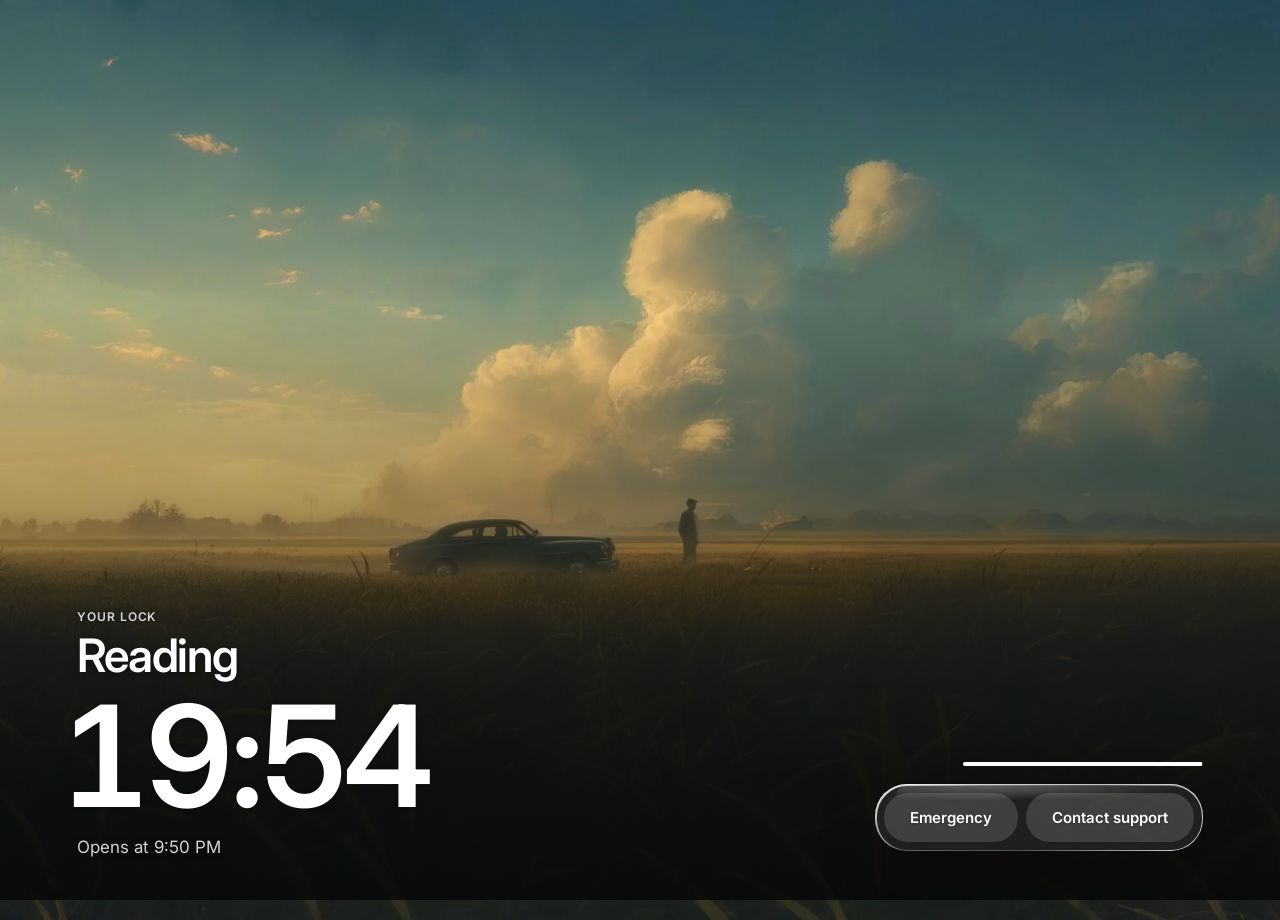
<file: lockscreen/index.html>
<!doctype html>
<html lang="en">
<head>
<meta charset="utf-8">
<meta http-equiv="Content-Security-Policy" content="default-src 'none'; script-src 'self'; style-src 'self'; font-src 'self'; img-src 'self' data:; media-src https:">
<title>Mast</title>
<link rel="stylesheet" href="fonts.css">
<link rel="stylesheet" href="glass.css">
<link rel="stylesheet" href="cover.css?v=1793015375">
</head>
<body>
<!-- The lens behind liquid glass (glass.css): the middle almost still, the edges bent. -->
<svg width="0" height="0" style="position:absolute" aria-hidden="true">
  <filter id="lens" x="0" y="0" width="100%" height="100%" color-interpolation-filters="sRGB" primitiveUnits="objectBoundingBox">
    <feImage x="0" y="0" width="1" height="1" preserveAspectRatio="none" result="map" href="data:image/svg+xml;utf8,%3Csvg xmlns='http://www.w3.org/2000/svg' viewBox='0 0 100 100' preserveAspectRatio='none'%3E%3Cdefs%3E%3ClinearGradient id='r' x1='0' x2='1'%3E%3Cstop offset='0' stop-color='%23000'/%3E%3Cstop offset='1' stop-color='%23f00'/%3E%3C/linearGradient%3E%3ClinearGradient id='g' y1='0' y2='1' x1='0' x2='0'%3E%3Cstop offset='0' stop-color='%23000'/%3E%3Cstop offset='1' stop-color='%230f0'/%3E%3C/linearGradient%3E%3Cfilter id='b'%3E%3CfeGaussianBlur stdDeviation='5'/%3E%3C/filter%3E%3C/defs%3E%3Crect width='100' height='100' fill='url(%23r)'/%3E%3Crect width='100' height='100' fill='url(%23g)' style='mix-blend-mode:screen'/%3E%3Crect x='8' y='8' width='84' height='84' rx='18' fill='%23808000' filter='url(%23b)'/%3E%3C/svg%3E"/>
    <feDisplacementMap in="SourceGraphic" in2="map" scale="0.055" xChannelSelector="R" yChannelSelector="G"/>
  </filter>
</svg>
<div class="wall drift"></div>
<div class="shade"></div>
<!-- The picture, sharp and drifting slowly; what's happening at the bottom left; the time draining and the ways out at the bottom right. -->
<main class="cover" role="alertdialog" aria-labelledby="c-title" aria-describedby="c-detail">
  <!-- The day's verse; while the phone recites, the verse being recited, each new one rising into view. -->
  <figure class="verse lg deep" id="c-verse" hidden>
    <div class="reel" id="c-reel"></div>
  </figure>

  <section class="card">
    <p class="eyebrow" id="c-label"></p>
    <h1 id="c-title"></h1>
    <p class="big" id="c-time" role="timer"></p>
    <p class="detail" id="c-detail"></p>
    <p class="foot" id="c-foot"></p>
    <!-- Kept for the code that fills them; this look draws the time left as the line on the right. -->
    <div class="tube big-tube" id="c-tube" hidden><div class="liquid" id="c-liquid"></div></div>
    <div class="bookmark" id="c-bookmark" hidden><img src="img/bookmark.png" alt=""></div>
  </section>

  <aside class="side">
    <!-- Ask friends: scan with the phone, Messages opens with the link ready. -->
    <div class="panel lg deep" id="c-asked" hidden>
      <div>
        <p class="confirm-q" id="c-asked-q">Asked your friends</p>
        <p class="confirm-note" id="c-ask-note"></p>
      </div>
    </div>
    <!-- Contact support: how long, why, and anything that shows it. A yes opens 5 minutes later. -->
    <div class="panel lg deep support" id="c-support-panel" hidden>
      <form id="c-support-form">
        <p class="confirm-q">How long do you need?</p>
        <div class="support-mins" id="c-support-mins" role="radiogroup" aria-label="Minutes">
          <button type="button" class="glass-button" data-m="5">5 min</button>
          <button type="button" class="glass-button" data-m="10">10 min</button>
          <button type="button" class="glass-button" data-m="15">15 min</button>
          <button type="button" class="glass-button" data-m="30">30 min</button>
        </div>
        <textarea id="c-support-reason" maxlength="280" rows="2" placeholder="Why do you need out?"></textarea>
        <textarea id="c-support-evidence" maxlength="1000" rows="2" placeholder="Anything that shows it (optional)"></textarea>
        <div class="confirm-row">
          <button class="glass-button" id="c-support-cancel" type="button">Cancel</button>
          <button class="glass-button primary" id="c-support-send" type="submit">Send to support</button>
        </div>
      </form>
      <p class="confirm-note" id="c-support-note"></p>
    </div>
    <!-- The week's one emergency: asked twice, because it might really be needed later. -->
    <div class="panel lg deep confirm" id="c-confirm" role="group" aria-labelledby="c-confirm-q" hidden>
      <p class="confirm-q" id="c-confirm-q">Are you sure you want to use it now?</p>
      <p class="confirm-note">You get one a week. You might actually need it later.</p>
      <div class="confirm-row">
        <button class="glass-button primary" id="c-keep" type="button">Keep the lock</button>
        <button class="glass-button" id="c-use" type="button">Use it now</button>
      </div>
    </div>
    <!-- The time left, as a line that drains. -->
    <div class="drain" id="c-drain" hidden><i id="c-drain-fill"></i></div>
    <nav class="dock lg" id="c-dock">
      <button class="glass-button primary" id="c-ask" type="button" hidden>Ask friends</button>
      <button class="glass-button" id="c-needed" type="button" hidden>Needed for this task</button>
      <button class="glass-button" id="c-more" type="button" hidden>Five more minutes</button>
      <button class="glass-button" id="c-limits" type="button" hidden>Change limits</button>
      <button class="glass-button" id="c-emergency" type="button" hidden>Emergency</button>
      <button class="glass-button" id="c-support" type="button" hidden>Contact support</button>
      <button class="glass-button primary" id="c-end-preview" type="button" hidden>End preview</button>
    </nav>
  </aside>
</main>
<script src="clock-830.js?v=1793015375"></script>
<script src="cover.js?v=1793015375"></script>
</body>
</html>
</file>
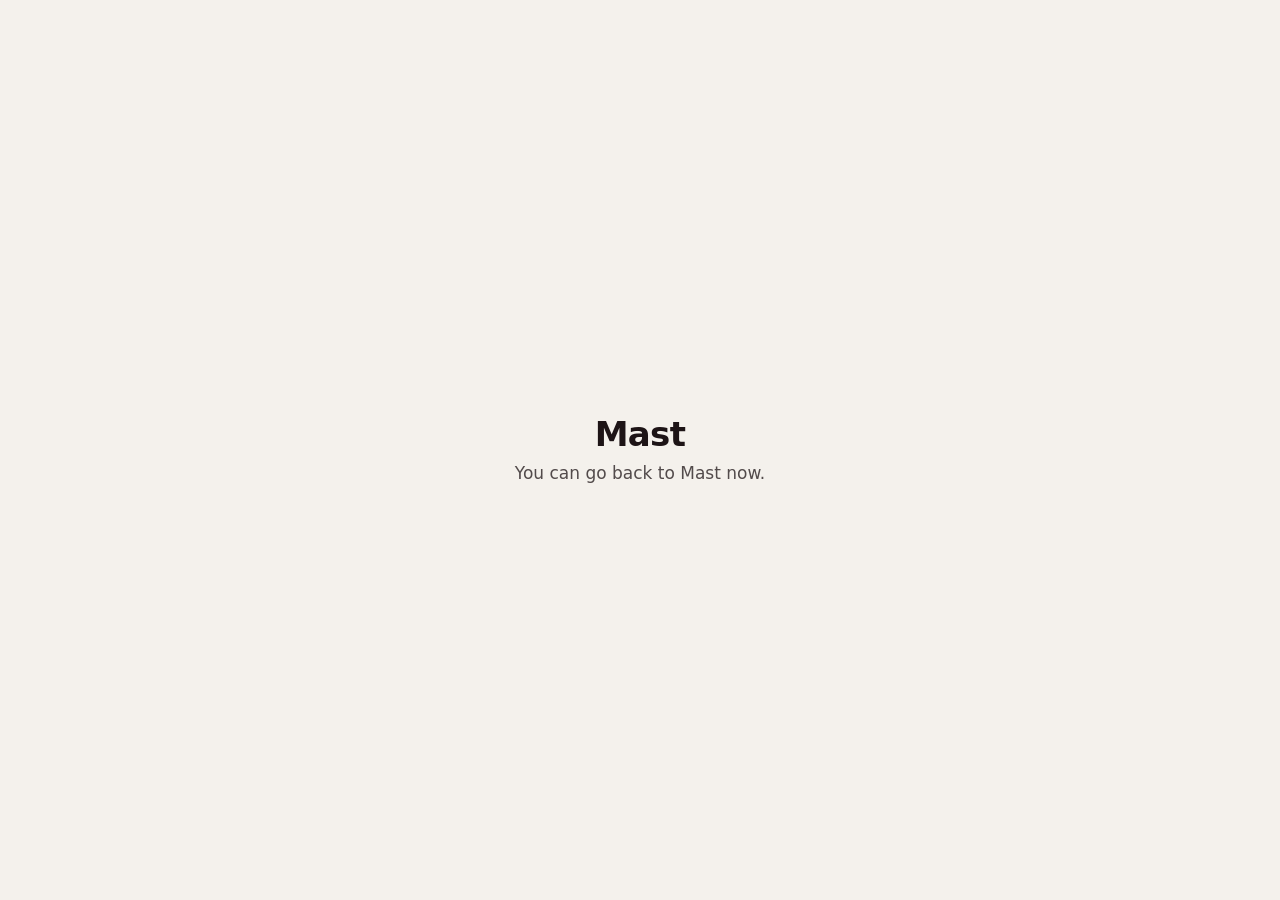
<file: paid.html>
<!doctype html>
<html lang="en">
<head>
<meta charset="utf-8" />
<meta name="viewport" content="width=device-width, initial-scale=1" />
<meta name="robots" content="noindex" />
<title>Mast</title>
<link rel="icon" href="img/favicon.png?v=horseman">
<style>
  :root { color-scheme: light dark; }
  body { margin: 0; min-height: 100vh; display: grid; place-items: center; font: 17px/1.4 -apple-system, 'SF Pro Text', system-ui, sans-serif; background: #f4f1ec; color: #1d1416; }
  @media (prefers-color-scheme: dark) { body { background: #141414; color: #fff; } a { color: #fff; } }
  main { text-align: center; padding: 24px; max-width: 420px; }
  h1 { margin: 0 0 8px; font: 600 34px -apple-system, 'SF Pro Display', system-ui, sans-serif; letter-spacing: -0.02em; }
  p { margin: 0; opacity: .75; }
  a { display: none; margin-top: 18px; font-weight: 600; color: #1d1416; }
</style>
</head>
<body>
<main>
  <h1 id="title">Mast</h1>
  <p id="msg">One moment…</p>
  <a id="open" href="kushu://">Open Mast</a>
</main>
<script>
  // Stripe comes back here: after paying (?session=…), or from cancelling or
  // managing it (?back=1). Mast on the phone and computer checks again as it opens.
  var SUPABASE_URL = 'https://qnuezqnbcloksugbxbcb.supabase.co';
  var SUPABASE_ANON_KEY =
    'eyJhbGciOiJIUzI1NiIsInR5cCI6IkpXVCJ9.eyJpc3MiOiJzdXBhYmFzZSIsInJlZiI6InFudWV6cW5iY2xva3N1Z2J4YmNiIiwicm9sZSI6ImFub24iLCJpYXQiOjE3OTA2NDczNzgsImV4cCI6MjEwNjIyMzM3OH0.FHhOTaIbfsue2TFkZ0mn-hBa-6esMuVYZPjCST4i4ig';
  var title = document.getElementById('title');
  var msg = document.getElementById('msg');
  var phone = /iPhone|iPad|Android/i.test(navigator.userAgent);
  function done(t, m) {
    title.textContent = t;
    msg.textContent = m;
    if (phone) document.getElementById('open').style.display = 'inline-block';
  }
  var session = new URLSearchParams(location.search).get('session');
  if (!session) {
    done('Mast', 'You can go back to Mast now.');
  } else {
    fetch(SUPABASE_URL + '/functions/v1/billing', {
      method: 'POST',
      headers: { apikey: SUPABASE_ANON_KEY, 'content-type': 'application/json' },
      body: JSON.stringify({ action: 'paid', session: session }),
    })
      .then(function (r) { return r.json(); })
      .then(function (r) {
        if (r.access && (r.access.state === 'paid' || r.access.state === 'free')) done('You’re in.', 'Go back to Mast on your phone or computer.');
        else done('Almost there', 'Stripe is still finishing your payment. Go back to Mast in a minute.');
      })
      .catch(function () { done('You’re in.', 'Go back to Mast on your phone or computer.'); });
  }
</script>
</body>
</html>
</file>
<file: lockscreen/fonts.css>
/* Bundled, so nothing is fetched at prayer time. Both fonts are under the SIL OFL (see fonts/). */

@font-face {
  font-family: 'Figtree';
  src: url('fonts/Figtree_400Regular.ttf') format('truetype');
  font-weight: 400;
}
@font-face {
  font-family: 'Figtree';
  src: url('fonts/Figtree_500Medium.ttf') format('truetype');
  font-weight: 500;
}
@font-face {
  font-family: 'Figtree';
  src: url('fonts/Figtree_600SemiBold.ttf') format('truetype');
  font-weight: 600;
}
@font-face {
  font-family: 'Figtree';
  src: url('fonts/Figtree_700Bold.ttf') format('truetype');
  font-weight: 700;
}
@font-face {
  font-family: 'Amiri Quran';
  src: url('fonts/AmiriQuran-Regular.ttf') format('truetype');
}

/* Kushu's stone palette, the same values as the phone app. */
:root {
  --card: #D9D4D3;
  --ground: #CEC9C8;
  --pill: #E4E0E0;
  --line: #D2CCCC;
  --ink: #282828;
  --ink-2: #4A4445;
  --muted: #5F5859;
  --dark: #282828;
  --dark-2: #303030;
  --dark-3: #3A3A3A;
  --on-dark: #F2EFEE;
  --on-dark-2: #D9D4D3;
  --on-dark-muted: #A6A0A1;
}
</file>
<file: lockscreen/glass.css>
/*
 * Kushu's look, shared by every window: the painting behind, liquid glass
 * on top, oxblood for what matters. Designed in docs/redesign/glass-v2.
 *
 * Liquid glass is nearly clear, a lens more than a frost: what's behind is
 * only lightly blurred and brightened, a bright rim catches the light at the
 * edges, and a soft highlight sits across the top.
 */

@font-face {
  font-family: 'Inter';
  src: url('fonts/Inter-Variable.ttf') format('truetype');
  font-weight: 100 900;
}

:root {
  /* What you press, and the breath of colour in the glass: the picture's own (blossom here, field below). */
  --oxblood: #6E1A24;
  --oxblood-deep: #4A0F17;
  --oxblood-light: #9B3340;
  --liquid-top: #B7505C;
  --tint: rgba(40, 16, 20, 0.22);
  --tint-strong: rgba(110, 26, 36, 0.58);
  --dot: #FF8A7A;
  --pill-body: rgba(60, 40, 42, 0.42);
  --wall: url('img/wall-blossom.webp');
  --wall-pos: center 38%;
  --cream: #F4EADB;
  --glass-ink: #FFFFFF;
  --glass-soft: rgba(255, 255, 255, 0.8);
  --milk-ink: #1D1416;
  --milk-soft: rgba(29, 20, 22, 0.6);
  /* Apple's own face on a Mac; Inter, its open cousin, everywhere else. */
  --display: -apple-system, 'SF Pro Display', 'Inter', system-ui, sans-serif;
  --text: -apple-system, 'SF Pro Text', 'Inter', system-ui, sans-serif;
}

/* The field: sea-teal from its sky, in place of the blossom's oxblood. */
:root[data-scene="field"] {
  --oxblood: #2F5A56;
  --oxblood-deep: #1F3E3B;
  --oxblood-light: #4E7F79;
  --liquid-top: #6FA39B;
  --tint: rgba(16, 30, 28, 0.24);
  --tint-strong: rgba(36, 70, 66, 0.6);
  --dot: #9FD3C7;
  --pill-body: rgba(34, 52, 50, 0.44);
  --wall: url('img/wall-field.webp');
  --wall-pos: center 62%;
}
:root[data-scene="field"] .bookmark img, :root[data-scene="field"] img.bookmark-img { content: url('img/bookmark-teal.png'); }

/* The picture, behind everything. */
.wall { position: fixed; inset: 0; z-index: -1; background: #2b2a29 var(--wall) var(--wall-pos) / cover no-repeat; }
.wall.blur { filter: blur(30px) saturate(115%); transform: scale(1.12); }
.wall.blur::after { content: ''; position: absolute; inset: 0; background: rgba(40, 10, 14, 0.22); }

.lg {
  position: relative;
  isolation: isolate;
  border-radius: 32px;
  color: var(--glass-ink);
  background: rgba(255, 255, 255, 0.08);
  -webkit-backdrop-filter: url(#lens) blur(2px) saturate(150%) brightness(1.08);
  backdrop-filter: url(#lens) blur(2px) saturate(150%) brightness(1.08);
  box-shadow: 0 24px 60px rgba(20, 5, 8, 0.28), 0 2px 8px rgba(20, 5, 8, 0.12),
              inset 0 0 0 1px rgba(255, 255, 255, 0.18), inset 0 1px 1px rgba(255, 255, 255, 0.65);
  text-shadow: 0 1px 3px rgba(0, 0, 0, 0.28);
}
.lg::before {
  content: ''; position: absolute; inset: 0; border-radius: inherit; padding: 1.5px; pointer-events: none; z-index: 1;
  background: linear-gradient(140deg, rgba(255,255,255,0.95), rgba(255,255,255,0.15) 28%, rgba(255,255,255,0.05) 55%, rgba(255,255,255,0.55) 85%, rgba(255,255,255,0.9));
  -webkit-mask: linear-gradient(#000 0 0) content-box, linear-gradient(#000 0 0);
  -webkit-mask-composite: xor; mask-composite: exclude;
}
.lg::after {
  content: ''; position: absolute; left: 6%; right: 6%; top: 0; height: 45%; border-radius: inherit; pointer-events: none; z-index: 0;
  background: radial-gradient(120% 90% at 30% 0%, rgba(255,255,255,0.3), rgba(255,255,255,0) 60%);
}
.lg > * { position: relative; z-index: 2; }
/* Over a blurred painting the glass can be a little more solid, for reading. */
.lg.deep { background: rgba(255, 255, 255, 0.12); -webkit-backdrop-filter: url(#lens) blur(12px) saturate(150%) brightness(1.08); backdrop-filter: url(#lens) blur(12px) saturate(150%) brightness(1.08); }
/* Milky glass for lists to read: light, with dark text. */
.lg.milk {
  color: var(--milk-ink); text-shadow: none;
  background: rgba(255, 250, 244, 0.66);
  -webkit-backdrop-filter: blur(22px) saturate(140%); backdrop-filter: blur(22px) saturate(140%);
}
.lg.milk::after { background: radial-gradient(120% 90% at 30% 0%, rgba(255,255,255,0.55), rgba(255,255,255,0) 60%); }

/* The leather bookmark (the photo, cut out), hanging off a card's top edge. */
.bookmark { position: absolute; top: 0; width: 46px; z-index: 3; pointer-events: none; filter: drop-shadow(0 10px 14px rgba(40, 8, 12, 0.45)); }
.bookmark img { width: 100%; display: block; }

/* A glass tube, the oxblood draining as the time runs out. */
.tube {
  position: relative; overflow: hidden; border-radius: 999px;
  background: linear-gradient(90deg, rgba(255,255,255,0.45), rgba(255,255,255,0.06) 45%, rgba(255,255,255,0.22));
  box-shadow: inset 0 0 0 1px rgba(255,255,255,0.65), inset 0 3px 8px rgba(0,0,0,0.18);
}
.tube::after { content: ''; position: absolute; top: 8px; bottom: 8px; left: 20%; width: 13%; border-radius: 9px; background: rgba(255,255,255,0.7); z-index: 3; }
.liquid {
  position: absolute; left: 0; right: 0; bottom: 0; height: 0;
  background: linear-gradient(90deg, var(--oxblood-light), var(--oxblood) 60%, var(--oxblood-deep));
  transition: height 1200ms ease;
}
.liquid::before { content: ''; position: absolute; left: -20%; right: -20%; top: -4px; height: 8px; border-radius: 50%; background: var(--liquid-top); }
.liquid.empty::before { display: none; }

.capsule { display: inline-flex; align-items: center; gap: 10px; border-radius: 999px; padding: 11px 22px; font-size: 15px; font-weight: 600; }
.eyebrow { font-size: 12px; letter-spacing: 0.08em; text-transform: uppercase; font-weight: 600; color: var(--glass-soft); margin: 0; }
.milk .eyebrow { color: var(--milk-soft); }

/* Buttons on glass: white is the one to press, clear glass the rest. */
.glass-button {
  border: 0; border-radius: 24px; padding: 15px 26px; cursor: pointer;
  font: 600 15px var(--text); color: #fff; background: rgba(255, 255, 255, 0.14);
  text-shadow: 0 1px 2px rgba(0, 0, 0, 0.25);
}
.glass-button:hover { background: rgba(255, 255, 255, 0.22); }
.glass-button.primary { background: rgba(255, 255, 255, 0.92); color: var(--oxblood); text-shadow: none; }
.glass-button.primary:hover { background: #fff; }
.glass-button:disabled { opacity: 0.55; cursor: default; }
</file>
<file: lockscreen/cover.css>
/*
 * The lock screen: the picture sharp and drifting slowly, a shade that darkens toward the bottom,
 * what's happening at the bottom left, the time left as a draining line and the ways out at the
 * bottom right. Shared look in glass.css.
 */

* { box-sizing: border-box; }
html { background: #2b2a29; }
/* The body stays clear, so the picture (z-index -1) shows through it. */
html, body {
  margin: 0;
  height: 100%;
  color: #fff;
  font-family: var(--text);
  overflow: hidden;
  user-select: none;
}
button { font-family: inherit; }
[hidden] { display: none !important; }

/* The picture, a little larger than the screen so it can drift without its edges showing. */
.wall.drift { inset: -4%; animation: drift 60s ease-in-out infinite alternate; }
@keyframes drift { from { transform: scale(1.02) translate(0, 0); } to { transform: scale(1.08) translate(-1.5%, -1%); } }
.shade { position: fixed; inset: 0; z-index: -1; pointer-events: none; background: linear-gradient(180deg, rgba(8, 14, 16, 0.18) 0%, rgba(8, 14, 16, 0) 34%, rgba(8, 10, 10, 0.5) 66%, rgba(6, 8, 8, 0.86) 100%); }
@media (prefers-reduced-motion: reduce) { .wall.drift { animation: none; } }

.cover {
  height: 100%;
  padding: 6vh 6vw 7vh;
  display: grid;
  grid-template-columns: 1fr auto;
  grid-template-rows: 1fr auto;
  column-gap: 40px;
}
/* Each time it arrives, while the window fades in: the words and the ways out rise into place. */
.cover.arrive .card, .cover.arrive .side { animation: in 900ms cubic-bezier(.2, .8, .2, 1) 150ms both; }
@keyframes in { from { opacity: 0; transform: translateY(14px); } to { opacity: 1; transform: none; } }

/* What's happening: no card, just words on the picture. */
.card { grid-column: 1; grid-row: 2; align-self: end; min-width: 0; text-shadow: 0 1px 6px rgba(0, 0, 0, 0.35); }
.card .eyebrow { color: rgba(255, 255, 255, 0.82); }
h1 { margin: 8px 0 0; font-family: var(--display); font-weight: 600; font-size: clamp(30px, 3.6vw, 52px); line-height: 1.04; letter-spacing: -0.03em; }
.big { margin: 6px 0 0; font-family: var(--display); font-weight: 600; font-size: clamp(72px, 11vw, 150px); line-height: 1; letter-spacing: -0.05em; font-variant-numeric: tabular-nums; }
/* Lined up with the words above and below it: digits start a little in from their edge (about 0.03em), and a
   leading 1, centred in a digit-wide slot, a lot more (0.12em), so the number is pulled left to meet them. */
.big { margin-left: -0.03em; }
.big.lead-1 { margin-left: -0.12em; }
.detail { margin: 10px 0 0; font-size: 17px; color: rgba(255, 255, 255, 0.82); }
.foot { margin: 6px 0 0; font-size: 14px; color: rgba(255, 255, 255, 0.7); }
.foot:empty { display: none; }

/* The ways out, and the time left above them. */
.side { grid-column: 2; grid-row: 2; align-self: end; display: flex; flex-direction: column; align-items: flex-end; gap: 18px; padding-bottom: 6px; }
.drain { width: 240px; height: 4px; border-radius: 2px; background: rgba(255, 255, 255, 0.24); overflow: hidden; }
.drain i { display: block; height: 100%; width: 100%; background: #fff; transition: width 1200ms ease; }
.dock { border-radius: 32px; padding: 9px; display: flex; gap: 8px; }
.dock:not(:has(button:not([hidden]))) { display: none; }
button:focus-visible { outline: 2px solid #fff; outline-offset: 3px; }

.panel { border-radius: 28px; padding: 22px 26px; display: flex; align-items: center; gap: 20px; max-width: 520px; }
.panel.support { flex-direction: column; align-items: stretch; gap: 10px; width: min(520px, 100%); }
.panel.support form { display: flex; flex-direction: column; gap: 10px; }
.support-mins { display: flex; gap: 8px; flex-wrap: wrap; }
.support-mins [aria-pressed="true"] { background: #fff; color: #1d1d1f; }
.panel.support textarea { font: inherit; font-size: 15px; color: #fff; background: rgba(255, 255, 255, .12); border: 1px solid rgba(255, 255, 255, .25); border-radius: 14px; padding: 10px 12px; resize: none; outline: none; }
.panel.support textarea::placeholder { color: rgba(255, 255, 255, .55); }
.confirm { flex-direction: column; text-align: center; gap: 8px; }
.confirm-q { margin: 0; font-size: 18px; font-weight: 600; }
.confirm-note { margin: 4px 0 0; font-size: 14px; color: var(--glass-soft); }
.confirm-row { display: flex; gap: 10px; margin-top: 10px; }
.qr { width: 150px; height: 150px; padding: 10px; background: #fff; border-radius: 16px; flex: none; }
.qr svg { width: 100%; height: 100%; display: block; }

/* The verse: in the middle of the screen, over the picture; while the phone recites, the verse being recited. */
.verse {
  grid-column: 1 / -1; grid-row: 1; align-self: center; justify-self: center;
  width: min(620px, calc(100vw - 64px));
  margin: 0;
  border-radius: 28px;
  overflow: hidden;
  user-select: text;
  transition: height 600ms cubic-bezier(.3, .7, .2, 1);
}
.verse[hidden] { display: none; }
/* Verses stacked; a new one comes in below and the stack slides up to it. */
.reel { display: flex; flex-direction: column; }
.reel.sliding { transition: transform 900ms cubic-bezier(.45, .05, .25, 1); }
.verse-item { display: flex; flex-direction: column; gap: 10px; padding: 22px 28px; text-align: center; }
.verse-item + .verse-item { opacity: 0.35; transition: opacity 900ms ease; }
.reel.sliding .verse-item + .verse-item { opacity: 1; }
.reel.sliding .verse-item:first-child { opacity: 0; transition: opacity 700ms ease; }
.arabic { margin: 0; font-family: 'Amiri Quran', serif; font-size: 26px; line-height: 54px; }
.english { margin: 0; font-size: 15px; line-height: 23px; color: var(--glass-soft); }
figcaption { font-size: 12px; font-weight: 600; color: var(--glass-soft); }

/* A narrow window (or a small screen): the ways out under the words. */
@media (max-width: 760px) {
  .cover { grid-template-columns: 1fr; grid-template-rows: 1fr auto auto; row-gap: 22px; }
  .side { grid-column: 1; grid-row: 3; align-items: flex-start; }
}
</file>
